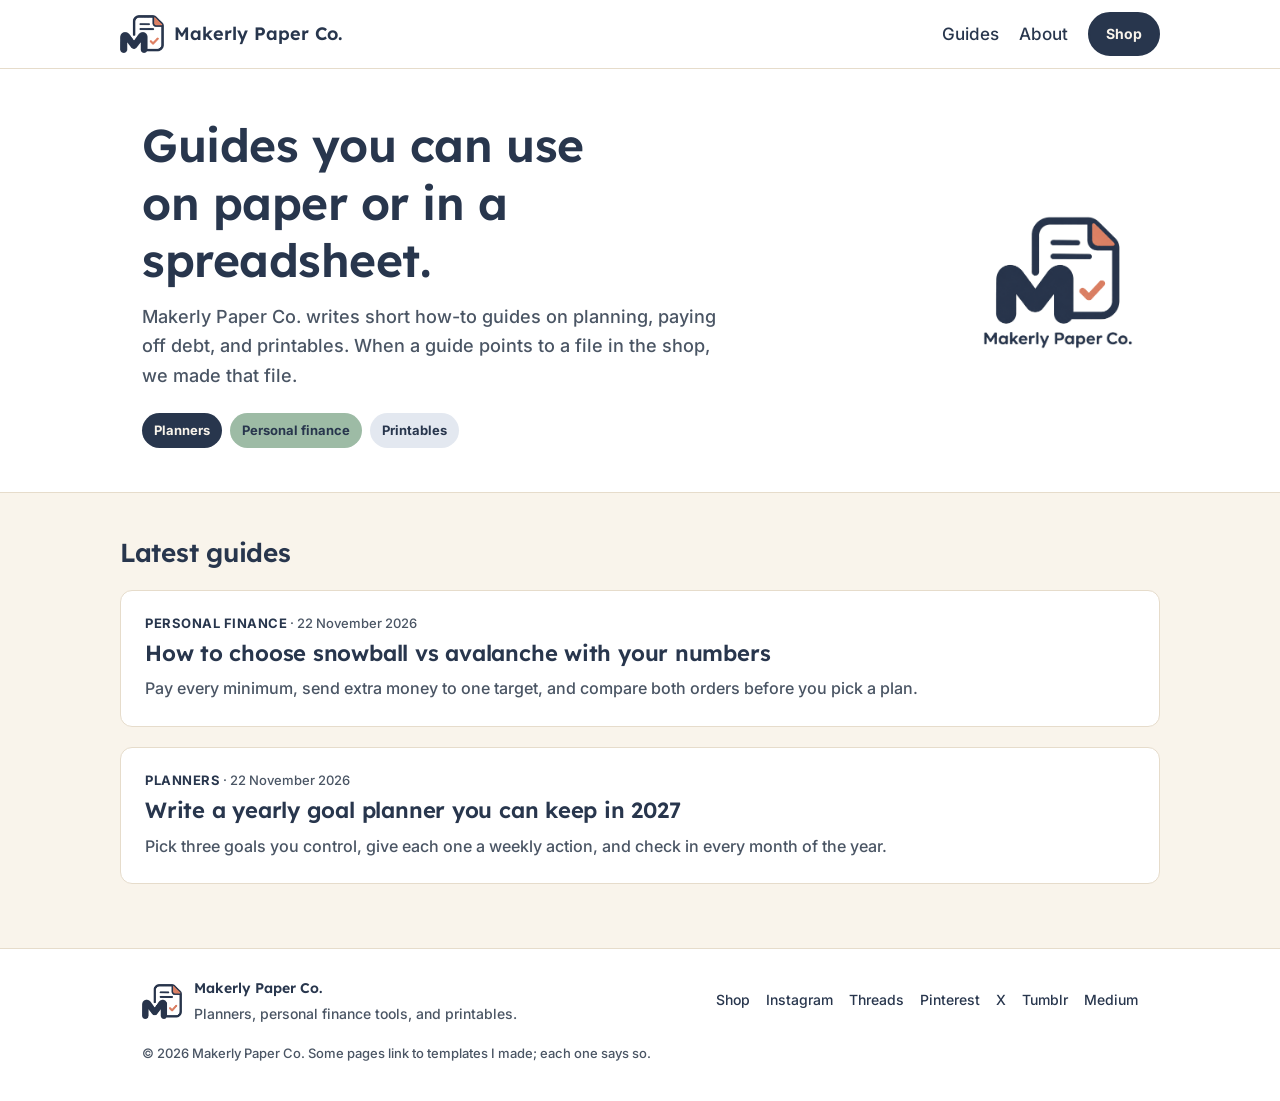
<file: index.html>
<!DOCTYPE html>
<html lang="en">
<head>
  <meta charset="utf-8">
  <meta name="viewport" content="width=device-width, initial-scale=1">
  <title>Makerly Paper Co. guides | planners, debt payoff, and printables</title>
  <meta name="description" content="How-to guides from Makerly Paper Co. on yearly planning, paying off debt, and printables. Each guide links to a shop template when one is a fit.">
  <link rel="canonical" href="https://makerlypaperco.github.io/blog-grok/">
  <meta name="author" content="Makerly Paper Co.">
  <meta name="theme-color" content="#F9F4EB">
  <meta property="og:type" content="website">
  <meta property="og:site_name" content="Makerly Paper Co.">
  <meta property="og:title" content="Makerly Paper Co. guides | planners, debt payoff, and printables">
  <meta property="og:description" content="How-to guides from Makerly Paper Co. on yearly planning, paying off debt, and printables. Each guide links to a shop template when one is a fit.">
  <meta property="og:url" content="https://makerlypaperco.github.io/blog-grok/">
  <meta property="og:image" content="https://makerlypaperco.github.io/blog-grok/assets/img/og-home-grok.png">
  <meta property="og:image:width" content="1200">
  <meta property="og:image:height" content="630">
  <meta name="twitter:card" content="summary_large_image">
  <meta name="twitter:title" content="Makerly Paper Co. guides | planners, debt payoff, and printables">
  <meta name="twitter:description" content="How-to guides from Makerly Paper Co. on yearly planning, paying off debt, and printables. Each guide links to a shop template when one is a fit.">
  <meta name="twitter:image" content="https://makerlypaperco.github.io/blog-grok/assets/img/og-home-grok.png">
  <meta property="og:locale" content="en_US">
  <meta property="og:image:alt" content="Makerly Paper Co. guides for planners, debt payoff, and printables">
  <meta name="twitter:site" content="@MakerlyPaperCo">
  <meta name="twitter:image:alt" content="Makerly Paper Co. guides for planners, debt payoff, and printables">
  <meta name="robots" content="index,follow">
  <script type="application/ld+json">
{
  "@context": "https://schema.org",
  "@graph": [
    {
      "@type": "WebSite",
      "name": "Makerly Paper Co.",
      "url": "https://makerlypaperco.github.io/blog-grok/",
      "description": "How-to guides from Makerly Paper Co. on yearly planning, paying off debt, and printables.",
      "inLanguage": "en-US",
      "publisher": {
        "@id": "https://makerlypaperco.github.io/blog-grok/#org"
      }
    },
    {
      "@type": "Organization",
      "@id": "https://makerlypaperco.github.io/blog-grok/#org",
      "name": "Makerly Paper Co.",
      "url": "https://makerlypaperco.gumroad.com",
      "logo": "https://makerlypaperco.github.io/blog-grok/assets/img/logo-mark-grok.png",
      "sameAs": [
        "https://makerlypaperco.gumroad.com",
        "https://www.instagram.com/makerlypaper.co/",
        "https://www.threads.com/@makerlypaper.co",
        "https://www.pinterest.com/makerlypaperco/",
        "https://x.com/MakerlyPaperCo",
        "https://www.tumblr.com/makerlypaperco",
        "https://medium.com/@MakerlyPaperCompany"
      ]
    }
  ]
}
  </script>
  <link rel="icon" type="image/png" href="assets/img/favicon-grok.png">
  <link rel="apple-touch-icon" href="assets/img/apple-touch-icon-grok.png">
  <link rel="stylesheet" href="assets/css/style-grok.css">
</head>
<body>
  <a class="skip" href="#main">Skip to content</a>
  <header class="site-header">
    <div class="wrap header-row">
      <a class="brand" href="index.html">
        <img src="assets/img/logo-header-grok.png" width="83" height="72" alt="">
        <span>Makerly Paper Co.</span>
      </a>
      <nav class="nav" aria-label="Site">
        <a href="index.html" aria-current="page">Guides</a>
        <a href="about-grok.html">About</a>
        <a class="btn btn-sm" href="https://makerlypaperco.gumroad.com/?utm_source=grokblog&utm_medium=blog&utm_campaign=home">Shop</a>
      </nav>
    </div>
  </header>

  <main id="main">
    <section class="hero">
      <div class="wrap hero-grid">
        <div>
          <h1>Guides you can use on paper or in a spreadsheet.</h1>
          <p>Makerly Paper Co. writes short how-to guides on planning, paying off debt, and printables. When a guide points to a file in the shop, we made that file.</p>
          <ul class="chips">
            <li class="chip chip-navy">Planners</li>
            <li class="chip chip-sage">Personal finance</li>
            <li class="chip chip-mist">Printables</li>
          </ul>
        </div>
        <img class="hero-mark" src="assets/img/logo-mark-grok.png" width="160" height="144" alt="Makerly Paper Co. logo">
      </div>
    </section>
    <section class="section wrap">
      <h2>Latest guides</h2>
      <div class="post-list">
        <a class="post-card" href="posts/snowball-vs-avalanche.html">
          <p class="meta"><span class="kicker">Personal finance</span> &middot; 22 November 2026</p>
          <h3>How to choose snowball vs avalanche with your numbers</h3>
          <p>Pay every minimum, send extra money to one target, and compare both orders before you pick a plan.</p>
        </a>
        <a class="post-card" href="posts/yearly-goal-planner.html">
          <p class="meta"><span class="kicker">Planners</span> &middot; 22 November 2026</p>
          <h3>Write a yearly goal planner you can keep in 2027</h3>
          <p>Pick three goals you control, give each one a weekly action, and check in every month of the year.</p>
        </a>
      </div>
    </section>
  </main>

  <footer class="site-footer">
    <div class="wrap footer-row">
      <div class="footer-brand">
        <img src="assets/img/logo-icon-grok.png" width="40" height="36" alt="">
        <div>
          <strong>Makerly Paper Co.</strong>
          <p>Planners, personal finance tools, and printables.</p>
        </div>
      </div>
      <nav class="footer-links" aria-label="Shop and profiles">
        <a href="https://makerlypaperco.gumroad.com/?utm_source=grokblog&utm_medium=blog&utm_campaign=home">Shop</a>
        <a href="https://www.instagram.com/makerlypaper.co/" rel="me noopener">Instagram</a>
        <a href="https://www.threads.com/@makerlypaper.co" rel="me noopener">Threads</a>
        <a href="https://www.pinterest.com/makerlypaperco/" rel="me noopener">Pinterest</a>
        <a href="https://x.com/MakerlyPaperCo" rel="me noopener">X</a>
        <a href="https://www.tumblr.com/makerlypaperco" rel="me noopener">Tumblr</a>
        <a href="https://medium.com/@MakerlyPaperCompany" rel="me noopener">Medium</a>
      </nav>
    </div>
    <div class="wrap fine">&copy; 2026 Makerly Paper Co. Some pages link to templates I made; each one says so.</div>
  </footer>
</body>
</html>
</file>
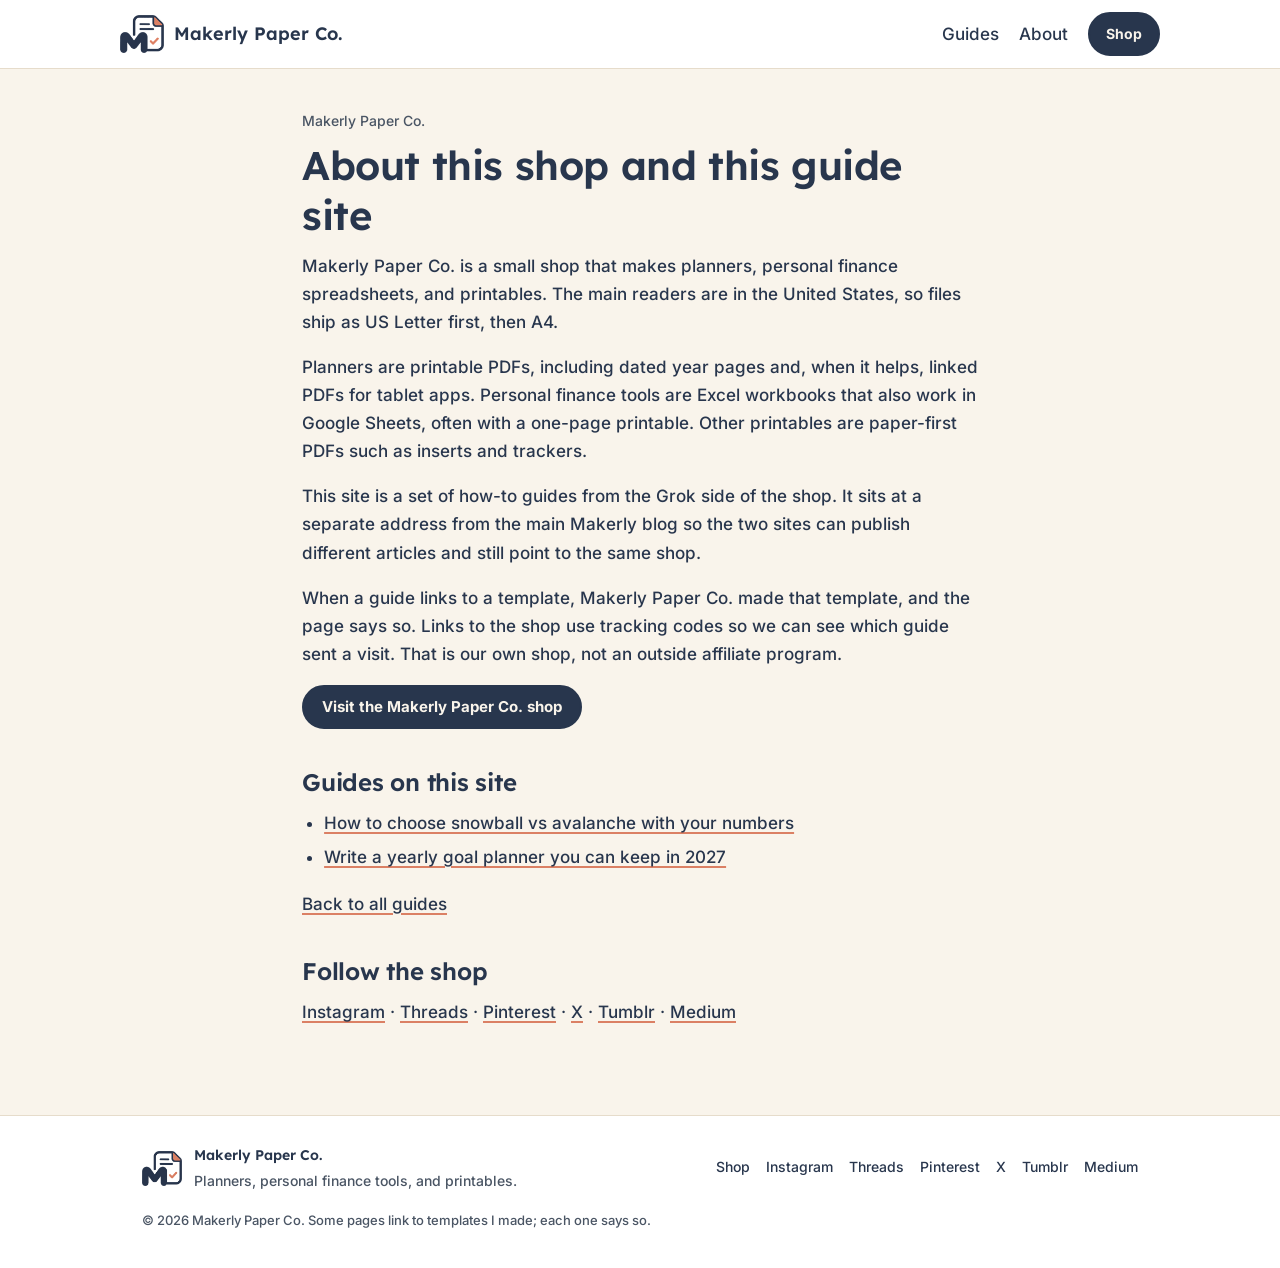
<file: about-grok.html>
<!DOCTYPE html>
<html lang="en">
<head>
  <meta charset="utf-8">
  <meta name="viewport" content="width=device-width, initial-scale=1">
  <title>About Makerly Paper Co.</title>
  <meta name="description" content="Makerly Paper Co. makes planners, personal finance spreadsheets, and printables. This guide site links to the shop when a template is a fit.">
  <link rel="canonical" href="https://makerlypaperco.github.io/blog-grok/about-grok.html">
  <meta name="author" content="Makerly Paper Co.">
  <meta name="theme-color" content="#F9F4EB">
  <meta property="og:type" content="website">
  <meta property="og:site_name" content="Makerly Paper Co.">
  <meta property="og:title" content="About Makerly Paper Co.">
  <meta property="og:description" content="Makerly Paper Co. makes planners, personal finance spreadsheets, and printables. This guide site links to the shop when a template is a fit.">
  <meta property="og:url" content="https://makerlypaperco.github.io/blog-grok/about-grok.html">
  <meta property="og:image" content="https://makerlypaperco.github.io/blog-grok/assets/img/og-about-grok.png">
  <meta property="og:image:width" content="1200">
  <meta property="og:image:height" content="630">
  <meta name="twitter:card" content="summary_large_image">
  <meta name="twitter:title" content="About Makerly Paper Co.">
  <meta name="twitter:description" content="Makerly Paper Co. makes planners, personal finance spreadsheets, and printables. This guide site links to the shop when a template is a fit.">
  <meta name="twitter:image" content="https://makerlypaperco.github.io/blog-grok/assets/img/og-about-grok.png">
  <meta property="og:locale" content="en_US">
  <meta property="og:image:alt" content="About Makerly Paper Co.: planners, personal finance, and printables">
  <meta name="twitter:site" content="@MakerlyPaperCo">
  <meta name="twitter:image:alt" content="About Makerly Paper Co.: planners, personal finance, and printables">
  <meta name="robots" content="index,follow">
  <script type="application/ld+json">
{
  "@context": "https://schema.org",
  "@type": "AboutPage",
  "name": "About Makerly Paper Co.",
  "url": "https://makerlypaperco.github.io/blog-grok/about-grok.html",
  "description": "Makerly Paper Co. makes planners, personal finance spreadsheets, and printables.",
  "inLanguage": "en-US",
  "isPartOf": {
    "@type": "WebSite",
    "name": "Makerly Paper Co.",
    "url": "https://makerlypaperco.github.io/blog-grok/"
  },
  "publisher": {
    "@type": "Organization",
    "name": "Makerly Paper Co.",
    "url": "https://makerlypaperco.gumroad.com",
    "logo": "https://makerlypaperco.github.io/blog-grok/assets/img/logo-mark-grok.png",
    "sameAs": [
      "https://makerlypaperco.gumroad.com",
      "https://www.instagram.com/makerlypaper.co/",
      "https://www.threads.com/@makerlypaper.co",
      "https://www.pinterest.com/makerlypaperco/",
      "https://x.com/MakerlyPaperCo",
      "https://www.tumblr.com/makerlypaperco",
      "https://medium.com/@MakerlyPaperCompany"
    ]
  }
}
  </script>
  <link rel="icon" type="image/png" href="assets/img/favicon-grok.png">
  <link rel="apple-touch-icon" href="assets/img/apple-touch-icon-grok.png">
  <link rel="stylesheet" href="assets/css/style-grok.css">
</head>
<body>
  <a class="skip" href="#main">Skip to content</a>
  <header class="site-header">
    <div class="wrap header-row">
      <a class="brand" href="index.html">
        <img src="assets/img/logo-header-grok.png" width="83" height="72" alt="">
        <span>Makerly Paper Co.</span>
      </a>
      <nav class="nav" aria-label="Site">
        <a href="index.html">Guides</a>
        <a href="about-grok.html" aria-current="page">About</a>
        <a class="btn btn-sm" href="https://makerlypaperco.gumroad.com/?utm_source=grokblog&utm_medium=blog&utm_campaign=about-grok">Shop</a>
      </nav>
    </div>
  </header>

  <main id="main" class="page">
    <article class="wrap narrow">
      <p class="byline">Makerly Paper Co.</p>
      <h1>About this shop and this guide site</h1>
      <div class="prose">
        <p>Makerly Paper Co. is a small shop that makes planners, personal finance spreadsheets, and printables. The main readers are in the United States, so files ship as US Letter first, then A4.</p>
        <p>Planners are printable PDFs, including dated year pages and, when it helps, linked PDFs for tablet apps. Personal finance tools are Excel workbooks that also work in Google Sheets, often with a one-page printable. Other printables are paper-first PDFs such as inserts and trackers.</p>
        <p>This site is a set of how-to guides from the Grok side of the shop. It sits at a separate address from the main Makerly blog so the two sites can publish different articles and still point to the same shop.</p>
        <p>When a guide links to a template, Makerly Paper Co. made that template, and the page says so. Links to the shop use tracking codes so we can see which guide sent a visit. That is our own shop, not an outside affiliate program.</p>
        <p><a class="btn" href="https://makerlypaperco.gumroad.com/?utm_source=grokblog&utm_medium=blog&utm_campaign=about-grok">Visit the Makerly Paper Co. shop</a></p>
        <h2>Guides on this site</h2>
        <ul>
          <li><a href="posts/snowball-vs-avalanche.html">How to choose snowball vs avalanche with your numbers</a></li>
          <li><a href="posts/yearly-goal-planner.html">Write a yearly goal planner you can keep in 2027</a></li>
        </ul>
        <p><a href="index.html">Back to all guides</a></p>
        <h2>Follow the shop</h2>

        <p>
          <a href="https://www.instagram.com/makerlypaper.co/" rel="me noopener">Instagram</a> &middot;
          <a href="https://www.threads.com/@makerlypaper.co" rel="me noopener">Threads</a> &middot;
          <a href="https://www.pinterest.com/makerlypaperco/" rel="me noopener">Pinterest</a> &middot;
          <a href="https://x.com/MakerlyPaperCo" rel="me noopener">X</a> &middot;
          <a href="https://www.tumblr.com/makerlypaperco" rel="me noopener">Tumblr</a> &middot;
          <a href="https://medium.com/@MakerlyPaperCompany" rel="me noopener">Medium</a>
        </p>
      </div>
    </article>
  </main>

  <footer class="site-footer">
    <div class="wrap footer-row">
      <div class="footer-brand">
        <img src="assets/img/logo-icon-grok.png" width="40" height="36" alt="">
        <div>
          <strong>Makerly Paper Co.</strong>
          <p>Planners, personal finance tools, and printables.</p>
        </div>
      </div>
      <nav class="footer-links" aria-label="Shop and profiles">
        <a href="https://makerlypaperco.gumroad.com/?utm_source=grokblog&utm_medium=blog&utm_campaign=about-grok">Shop</a>
        <a href="https://www.instagram.com/makerlypaper.co/" rel="me noopener">Instagram</a>
        <a href="https://www.threads.com/@makerlypaper.co" rel="me noopener">Threads</a>
        <a href="https://www.pinterest.com/makerlypaperco/" rel="me noopener">Pinterest</a>
        <a href="https://x.com/MakerlyPaperCo" rel="me noopener">X</a>
        <a href="https://www.tumblr.com/makerlypaperco" rel="me noopener">Tumblr</a>
        <a href="https://medium.com/@MakerlyPaperCompany" rel="me noopener">Medium</a>
      </nav>
    </div>
    <div class="wrap fine">&copy; 2026 Makerly Paper Co. Some pages link to templates I made; each one says so.</div>
  </footer>
</body>
</html>
</file>
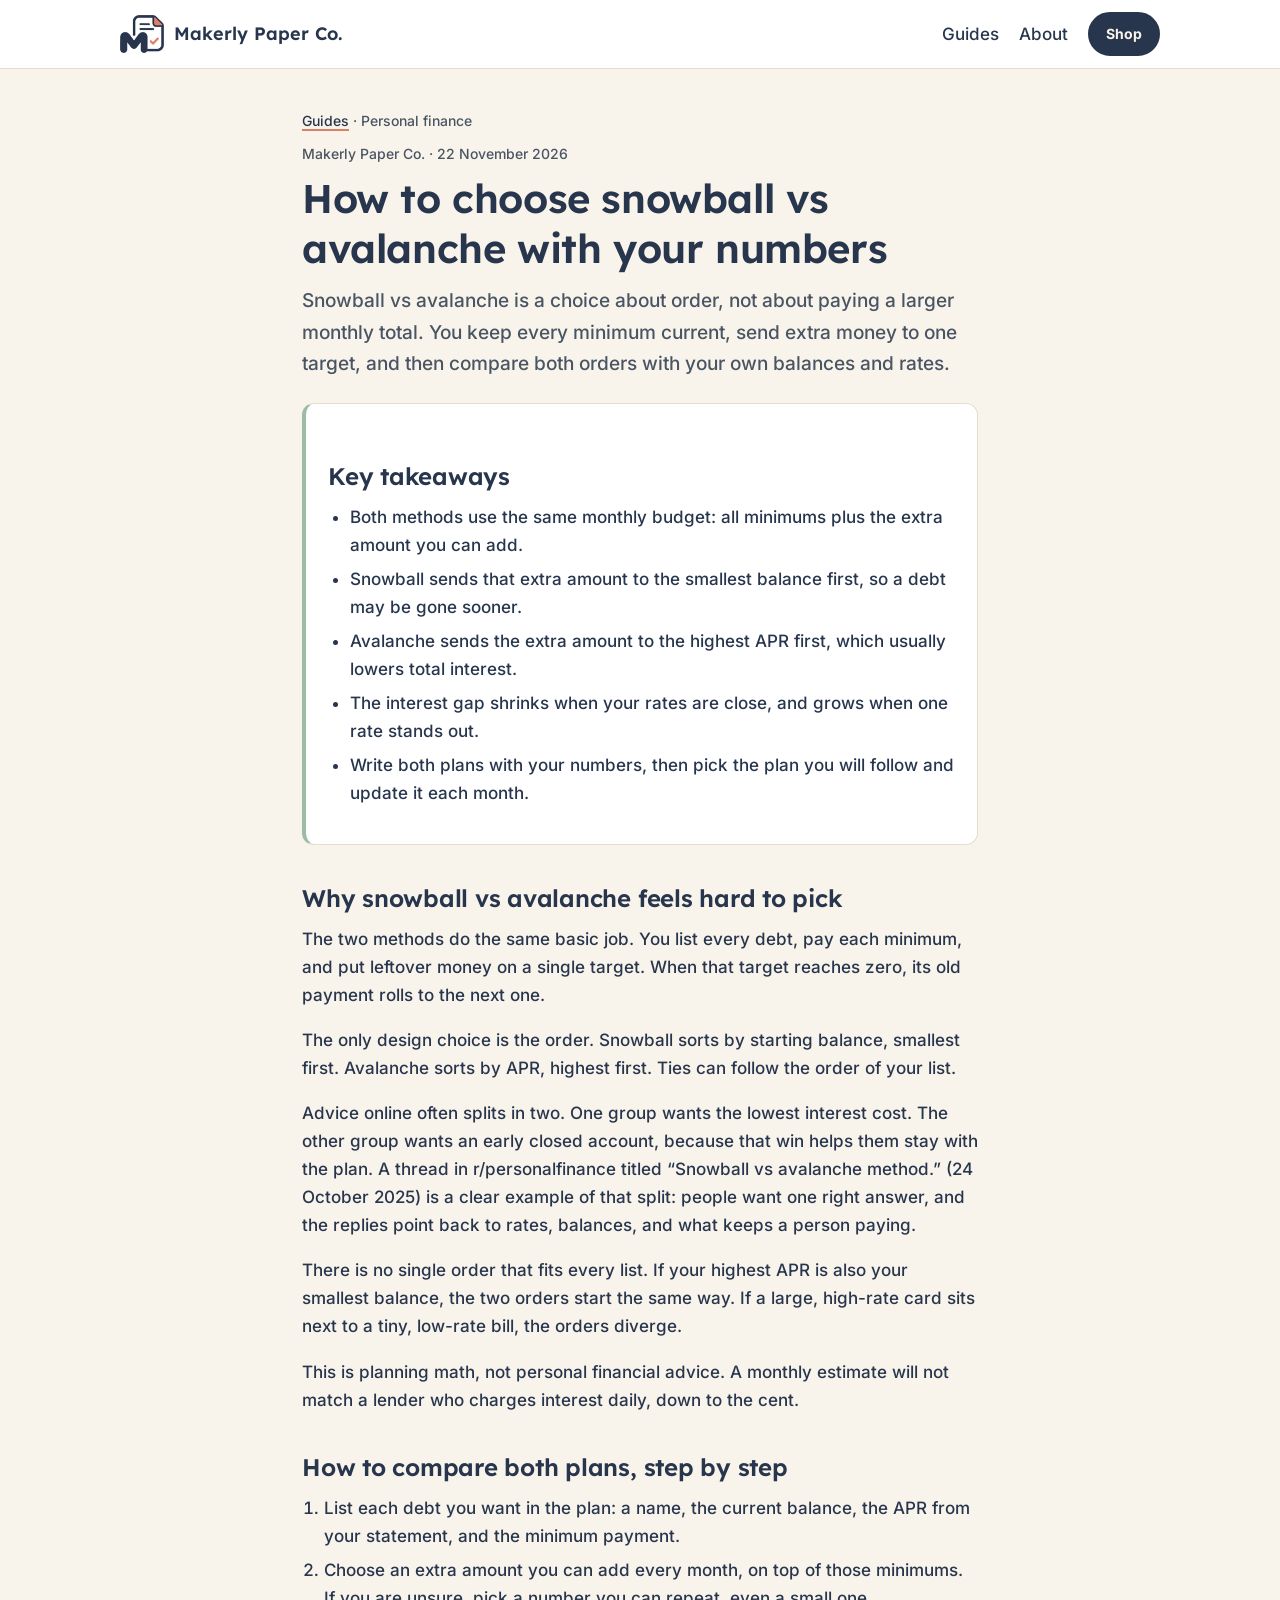
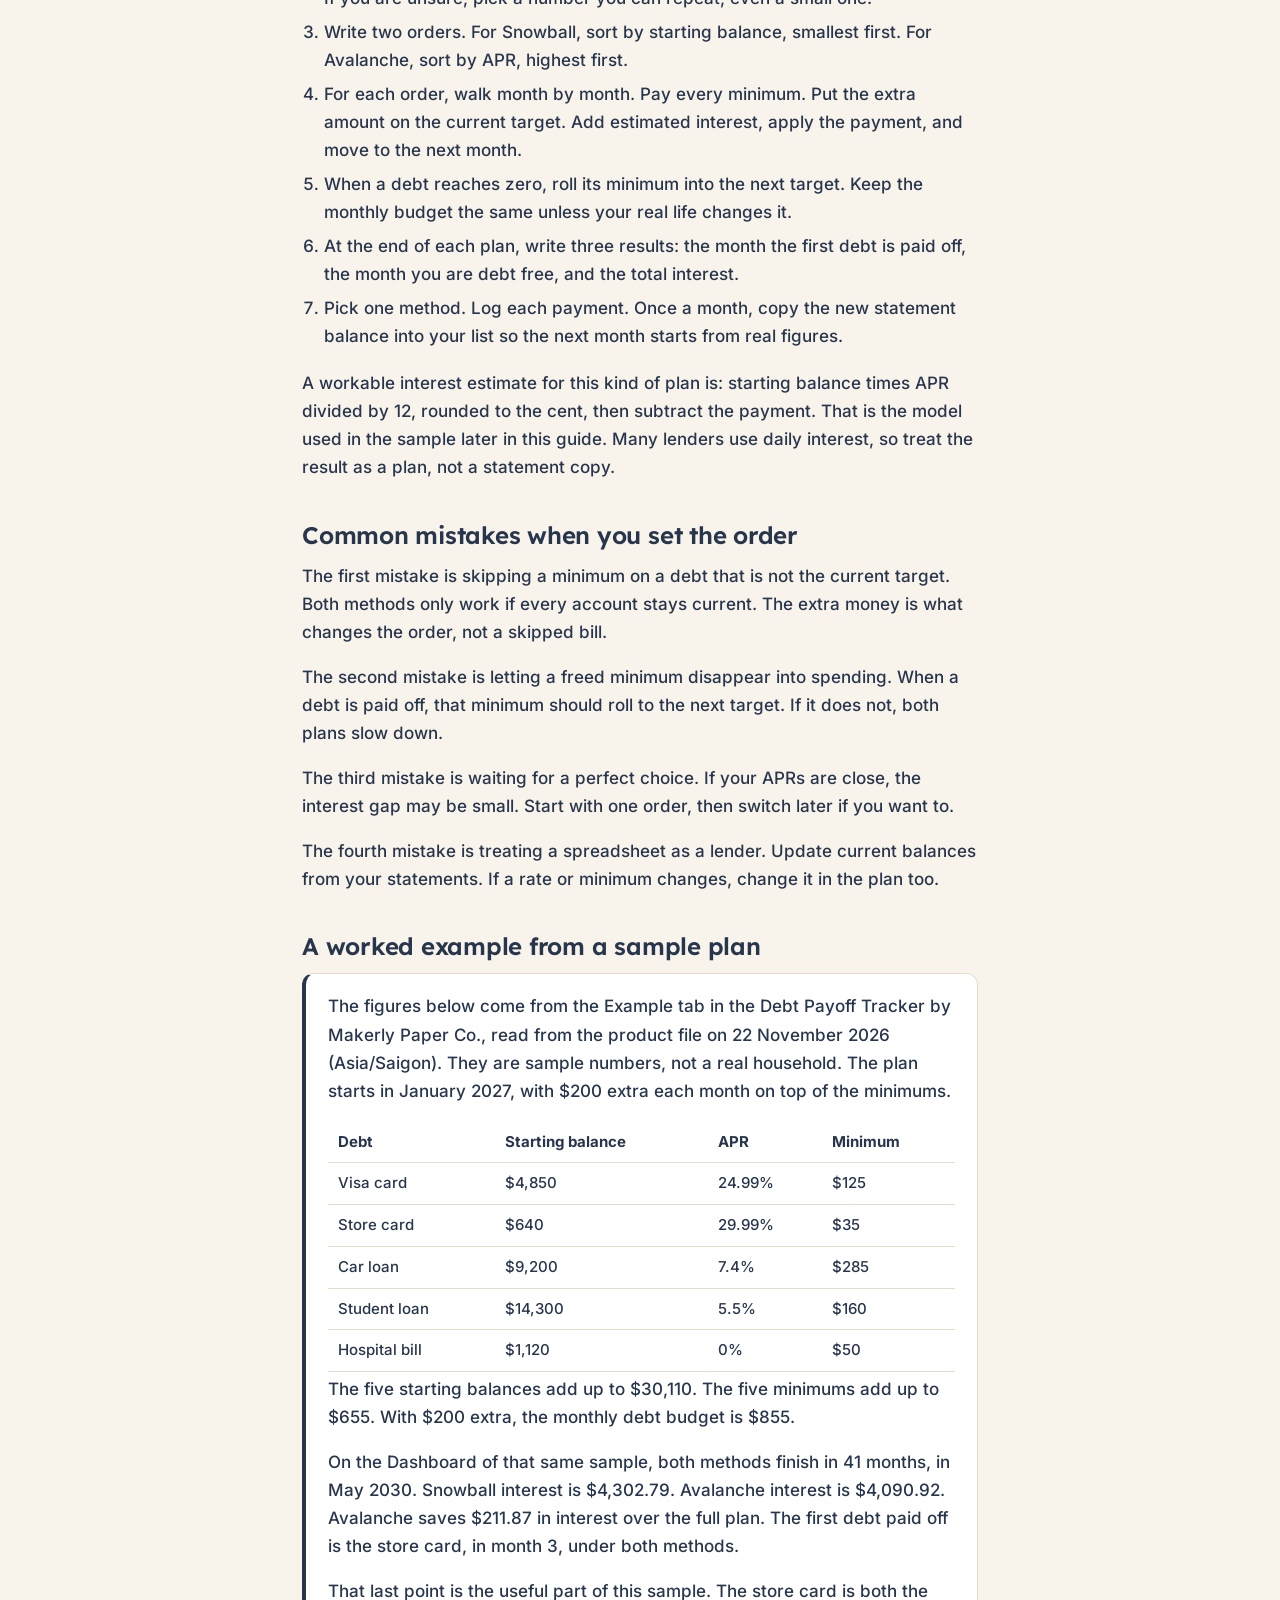
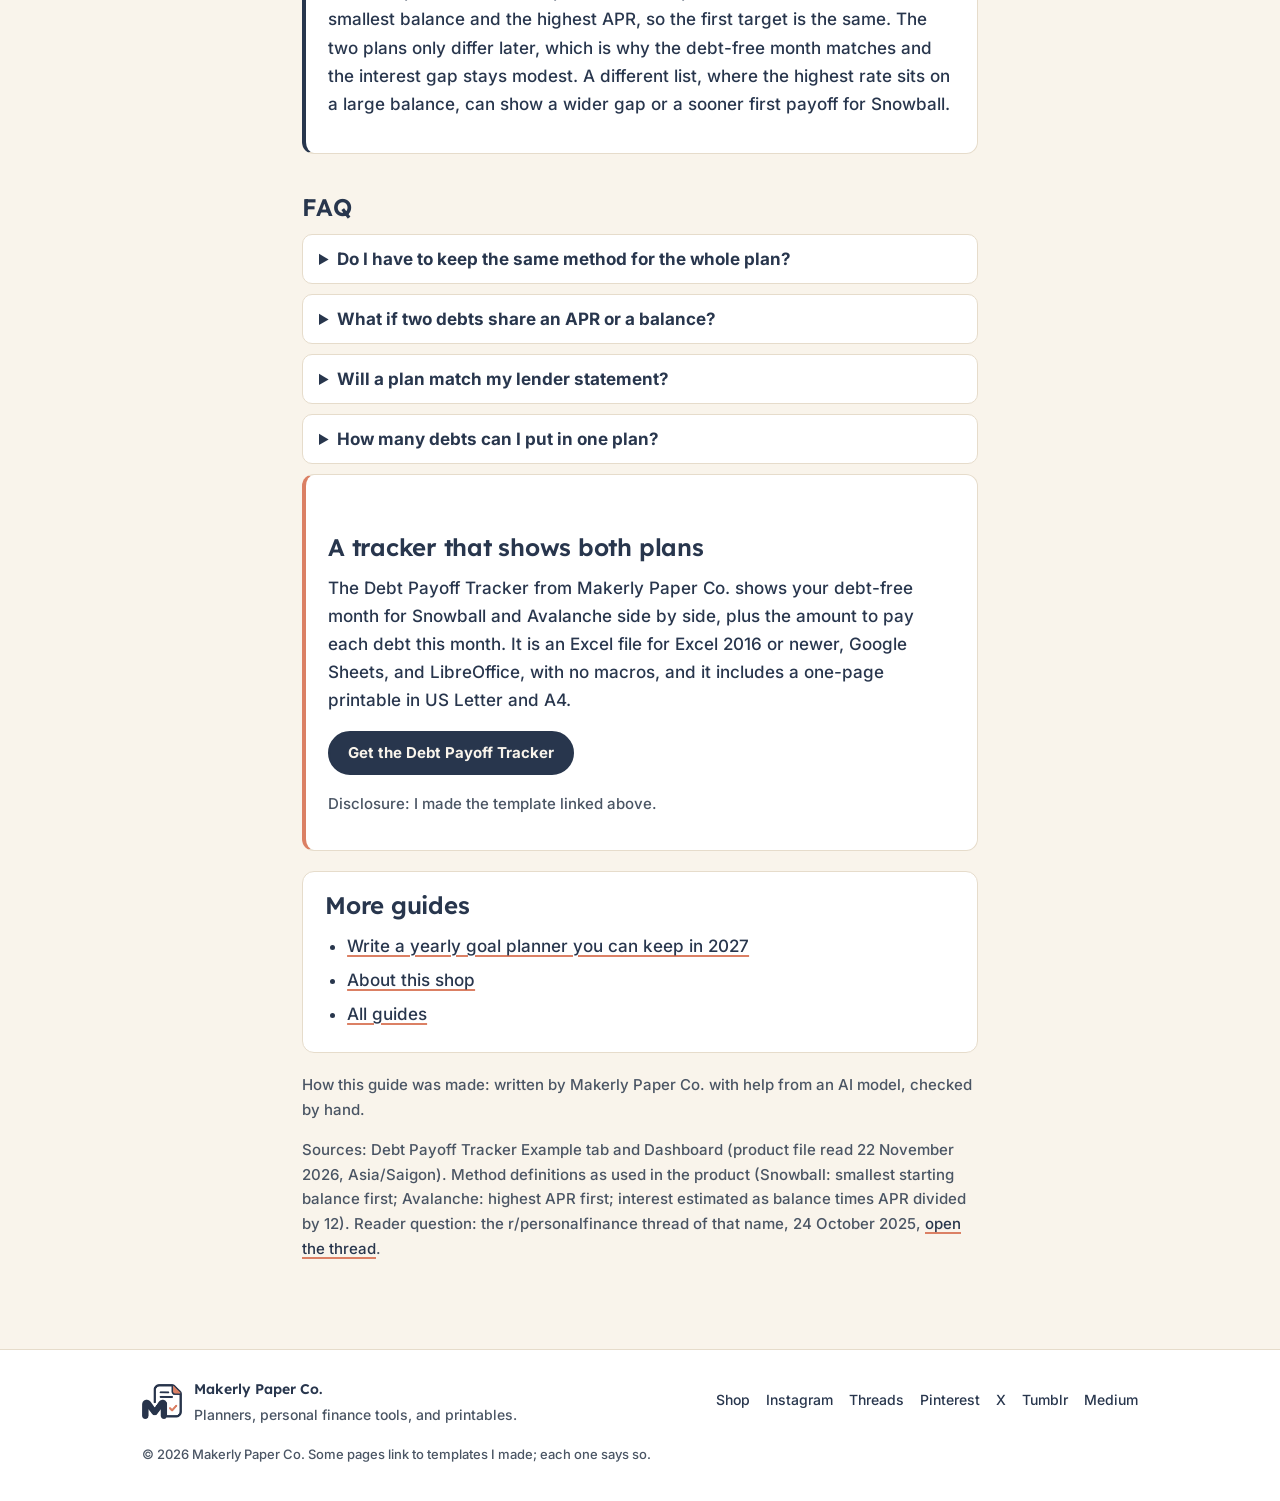
<file: posts/snowball-vs-avalanche.html>
<!DOCTYPE html>
<html lang="en">
<head>
  <meta charset="utf-8">
  <meta name="viewport" content="width=device-width, initial-scale=1">
  <title>How to choose snowball vs avalanche with your numbers</title>
  <meta name="description" content="Compare snowball vs avalanche with your balances, APRs, and extra payment. See which order pays a first debt sooner and which cuts interest.">
  <link rel="canonical" href="https://makerlypaperco.github.io/blog-grok/posts/snowball-vs-avalanche.html">
  <meta name="author" content="Makerly Paper Co.">
  <meta name="theme-color" content="#F9F4EB">
  <meta property="og:type" content="article">
  <meta property="og:site_name" content="Makerly Paper Co.">
  <meta property="og:title" content="How to choose snowball vs avalanche with your numbers">
  <meta property="og:description" content="Compare snowball vs avalanche with your balances, APRs, and extra payment. See which order pays a first debt sooner and which cuts interest.">
  <meta property="og:url" content="https://makerlypaperco.github.io/blog-grok/posts/snowball-vs-avalanche.html">
  <meta property="og:image" content="https://makerlypaperco.github.io/blog-grok/assets/img/og-snowball-vs-avalanche-grok.png">
  <meta property="og:image:width" content="1200">
  <meta property="og:image:height" content="630">
  <meta property="article:published_time" content="2026-11-22">
  <meta property="article:author" content="Makerly Paper Co.">
  <meta name="twitter:card" content="summary_large_image">
  <meta name="twitter:title" content="How to choose snowball vs avalanche with your numbers">
  <meta name="twitter:description" content="Compare snowball vs avalanche with your balances, APRs, and extra payment. See which order pays a first debt sooner and which cuts interest.">
  <meta name="twitter:image" content="https://makerlypaperco.github.io/blog-grok/assets/img/og-snowball-vs-avalanche-grok.png">
  <meta property="og:locale" content="en_US">
  <meta property="og:image:alt" content="How to choose snowball vs avalanche with your numbers">
  <meta name="twitter:site" content="@MakerlyPaperCo">
  <meta name="twitter:image:alt" content="How to choose snowball vs avalanche with your numbers">
  <meta name="robots" content="index,follow">
  <meta property="article:section" content="Personal finance">
  <script type="application/ld+json">
{
  "@context": "https://schema.org",
  "@type": "BlogPosting",
  "headline": "How to choose snowball vs avalanche with your numbers",
  "description": "Compare snowball vs avalanche with your balances, APRs, and extra payment. See which order pays a first debt sooner and which cuts interest.",
  "datePublished": "2026-11-22",
  "dateModified": "2026-11-22",
  "inLanguage": "en-US",
  "url": "https://makerlypaperco.github.io/blog-grok/posts/snowball-vs-avalanche.html",
  "mainEntityOfPage": "https://makerlypaperco.github.io/blog-grok/posts/snowball-vs-avalanche.html",
  "image": "https://makerlypaperco.github.io/blog-grok/assets/img/og-snowball-vs-avalanche-grok.png",
  "keywords": "snowball vs avalanche",
  "articleSection": "Personal finance",
  "author": {
    "@type": "Organization",
    "name": "Makerly Paper Co."
  },
  "publisher": {
    "@type": "Organization",
    "name": "Makerly Paper Co.",
    "logo": {
      "@type": "ImageObject",
      "url": "https://makerlypaperco.github.io/blog-grok/assets/img/logo-mark-grok.png"
    }
  }
}
  </script>
  <link rel="icon" type="image/png" href="../assets/img/favicon-grok.png">
  <link rel="apple-touch-icon" href="../assets/img/apple-touch-icon-grok.png">
  <link rel="stylesheet" href="../assets/css/style-grok.css">
</head>
<body>
  <a class="skip" href="#main">Skip to content</a>
  <header class="site-header">
    <div class="wrap header-row">
      <a class="brand" href="../index.html">
        <img src="../assets/img/logo-header-grok.png" width="83" height="72" alt="">
        <span>Makerly Paper Co.</span>
      </a>
      <nav class="nav" aria-label="Site">
        <a href="../index.html">Guides</a>
        <a href="../about-grok.html">About</a>
        <a class="btn btn-sm" href="https://makerlypaperco.gumroad.com/?utm_source=grokblog&utm_medium=blog&utm_campaign=snowball-vs-avalanche">Shop</a>
      </nav>
    </div>
  </header>

  <main id="main" class="post">
    <article class="wrap narrow">
      <p class="crumb"><a href="../index.html">Guides</a> &middot; Personal finance</p>
      <p class="byline">Makerly Paper Co. &middot; 22 November 2026</p>
      <h1>How to choose snowball vs avalanche with your numbers</h1>
      <p class="lede">Snowball vs avalanche is a choice about order, not about paying a larger monthly total. You keep every minimum current, send extra money to one target, and then compare both orders with your own balances and rates.</p>

      <div class="prose">
        <div class="takeaways">
          <h2>Key takeaways</h2>
          <ul>
            <li>Both methods use the same monthly budget: all minimums plus the extra amount you can add.</li>
            <li>Snowball sends that extra amount to the smallest balance first, so a debt may be gone sooner.</li>
            <li>Avalanche sends the extra amount to the highest APR first, which usually lowers total interest.</li>
            <li>The interest gap shrinks when your rates are close, and grows when one rate stands out.</li>
            <li>Write both plans with your numbers, then pick the plan you will follow and update it each month.</li>
          </ul>
        </div>

        <h2>Why snowball vs avalanche feels hard to pick</h2>
        <p>The two methods do the same basic job. You list every debt, pay each minimum, and put leftover money on a single target. When that target reaches zero, its old payment rolls to the next one.</p>
        <p>The only design choice is the order. Snowball sorts by starting balance, smallest first. Avalanche sorts by APR, highest first. Ties can follow the order of your list.</p>
        <p>Advice online often splits in two. One group wants the lowest interest cost. The other group wants an early closed account, because that win helps them stay with the plan. A thread in r/personalfinance titled &ldquo;Snowball vs avalanche method.&rdquo; (24 October 2025) is a clear example of that split: people want one right answer, and the replies point back to rates, balances, and what keeps a person paying.</p>
        <p>There is no single order that fits every list. If your highest APR is also your smallest balance, the two orders start the same way. If a large, high-rate card sits next to a tiny, low-rate bill, the orders diverge.</p>
        <p>This is planning math, not personal financial advice. A monthly estimate will not match a lender who charges interest daily, down to the cent.</p>

        <h2>How to compare both plans, step by step</h2>
        <ol>
          <li>List each debt you want in the plan: a name, the current balance, the APR from your statement, and the minimum payment.</li>
          <li>Choose an extra amount you can add every month, on top of those minimums. If you are unsure, pick a number you can repeat, even a small one.</li>
          <li>Write two orders. For Snowball, sort by starting balance, smallest first. For Avalanche, sort by APR, highest first.</li>
          <li>For each order, walk month by month. Pay every minimum. Put the extra amount on the current target. Add estimated interest, apply the payment, and move to the next month.</li>
          <li>When a debt reaches zero, roll its minimum into the next target. Keep the monthly budget the same unless your real life changes it.</li>
          <li>At the end of each plan, write three results: the month the first debt is paid off, the month you are debt free, and the total interest.</li>
          <li>Pick one method. Log each payment. Once a month, copy the new statement balance into your list so the next month starts from real figures.</li>
        </ol>
        <p>A workable interest estimate for this kind of plan is: starting balance times APR divided by 12, rounded to the cent, then subtract the payment. That is the model used in the sample later in this guide. Many lenders use daily interest, so treat the result as a plan, not a statement copy.</p>

        <h2>Common mistakes when you set the order</h2>
        <p>The first mistake is skipping a minimum on a debt that is not the current target. Both methods only work if every account stays current. The extra money is what changes the order, not a skipped bill.</p>
        <p>The second mistake is letting a freed minimum disappear into spending. When a debt is paid off, that minimum should roll to the next target. If it does not, both plans slow down.</p>
        <p>The third mistake is waiting for a perfect choice. If your APRs are close, the interest gap may be small. Start with one order, then switch later if you want to.</p>
        <p>The fourth mistake is treating a spreadsheet as a lender. Update current balances from your statements. If a rate or minimum changes, change it in the plan too.</p>

        <h2>A worked example from a sample plan</h2>
        <div class="example">
          <p>The figures below come from the Example tab in the Debt Payoff Tracker by Makerly Paper Co., read from the product file on 22 November 2026 (Asia/Saigon). They are sample numbers, not a real household. The plan starts in January 2027, with $200 extra each month on top of the minimums.</p>
          <table>
            <thead>
              <tr><th>Debt</th><th>Starting balance</th><th>APR</th><th>Minimum</th></tr>
            </thead>
            <tbody>
              <tr><td>Visa card</td><td>$4,850</td><td>24.99%</td><td>$125</td></tr>
              <tr><td>Store card</td><td>$640</td><td>29.99%</td><td>$35</td></tr>
              <tr><td>Car loan</td><td>$9,200</td><td>7.4%</td><td>$285</td></tr>
              <tr><td>Student loan</td><td>$14,300</td><td>5.5%</td><td>$160</td></tr>
              <tr><td>Hospital bill</td><td>$1,120</td><td>0%</td><td>$50</td></tr>
            </tbody>
          </table>
          <p>The five starting balances add up to $30,110. The five minimums add up to $655. With $200 extra, the monthly debt budget is $855.</p>
          <p>On the Dashboard of that same sample, both methods finish in 41 months, in May 2030. Snowball interest is $4,302.79. Avalanche interest is $4,090.92. Avalanche saves $211.87 in interest over the full plan. The first debt paid off is the store card, in month 3, under both methods.</p>
          <p>That last point is the useful part of this sample. The store card is both the smallest balance and the highest APR, so the first target is the same. The two plans only differ later, which is why the debt-free month matches and the interest gap stays modest. A different list, where the highest rate sits on a large balance, can show a wider gap or a sooner first payoff for Snowball.</p>
        </div>

        <h2>FAQ</h2>
        <div class="faq">
          <details>
            <summary>Do I have to keep the same method for the whole plan?</summary>
            <p>No. You can switch after a debt is paid off, or sooner. Keep paying every minimum, and keep sending extra money to one target at a time.</p>
          </details>
          <details>
            <summary>What if two debts share an APR or a balance?</summary>
            <p>Pick a tie rule and use it on both lists. One simple rule is to follow the row order of your list. If two APRs match, you can also aim at the smaller balance first.</p>
          </details>
          <details>
            <summary>Will a plan match my lender statement?</summary>
            <p>It should be close, but not to the cent. A monthly estimate (balance times APR divided by 12) will differ from daily interest. Copy each new statement balance into your list once a month.</p>
          </details>
          <details>
            <summary>How many debts can I put in one plan?</summary>
            <p>The method works for a short list you can keep updated. The shop tracker linked below is built for up to 10 debts and a plan of up to 240 months.</p>
          </details>
        </div>

        <div class="template">
          <h2>A tracker that shows both plans</h2>
          <p>The Debt Payoff Tracker from Makerly Paper Co. shows your debt-free month for Snowball and Avalanche side by side, plus the amount to pay each debt this month. It is an Excel file for Excel 2016 or newer, Google Sheets, and LibreOffice, with no macros, and it includes a one-page printable in US Letter and A4.</p>
          <p><a class="btn" href="https://makerlypaperco.gumroad.com/l/debt-payoff-tracker?utm_source=grokblog&utm_medium=blog&utm_campaign=snowball-vs-avalanche">Get the Debt Payoff Tracker</a></p>
          <p class="disclosure">Disclosure: I made the template linked above.</p>
        </div>


        <div class="more-guides">
          <h2>More guides</h2>
          <ul>
            <li><a href="yearly-goal-planner.html">Write a yearly goal planner you can keep in 2027</a></li>
            <li><a href="../about-grok.html">About this shop</a></li>
            <li><a href="../index.html">All guides</a></li>
          </ul>
        </div>
        <p class="ai-note">How this guide was made: written by Makerly Paper Co. with help from an AI model, checked by hand.</p>
        <p class="sources">Sources: Debt Payoff Tracker Example tab and Dashboard (product file read 22 November 2026, Asia/Saigon). Method definitions as used in the product (Snowball: smallest starting balance first; Avalanche: highest APR first; interest estimated as balance times APR divided by 12). Reader question: the r/personalfinance thread of that name, 24 October 2025, <a href="https://www.reddit.com/r/personalfinance/comments/1oeqbal/snowball_vs_avalanche_method/">open the thread</a>.</p>
      </div>
    </article>
  </main>

  <footer class="site-footer">
    <div class="wrap footer-row">
      <div class="footer-brand">
        <img src="../assets/img/logo-icon-grok.png" width="40" height="36" alt="">
        <div>
          <strong>Makerly Paper Co.</strong>
          <p>Planners, personal finance tools, and printables.</p>
        </div>
      </div>
      <nav class="footer-links" aria-label="Shop and profiles">
        <a href="https://makerlypaperco.gumroad.com/?utm_source=grokblog&utm_medium=blog&utm_campaign=snowball-vs-avalanche">Shop</a>
        <a href="https://www.instagram.com/makerlypaper.co/" rel="me noopener">Instagram</a>
        <a href="https://www.threads.com/@makerlypaper.co" rel="me noopener">Threads</a>
        <a href="https://www.pinterest.com/makerlypaperco/" rel="me noopener">Pinterest</a>
        <a href="https://x.com/MakerlyPaperCo" rel="me noopener">X</a>
        <a href="https://www.tumblr.com/makerlypaperco" rel="me noopener">Tumblr</a>
        <a href="https://medium.com/@MakerlyPaperCompany" rel="me noopener">Medium</a>
      </nav>
    </div>
    <div class="wrap fine">&copy; 2026 Makerly Paper Co. Some pages link to templates I made; each one says so.</div>
  </footer>
</body>
</html>
</file>
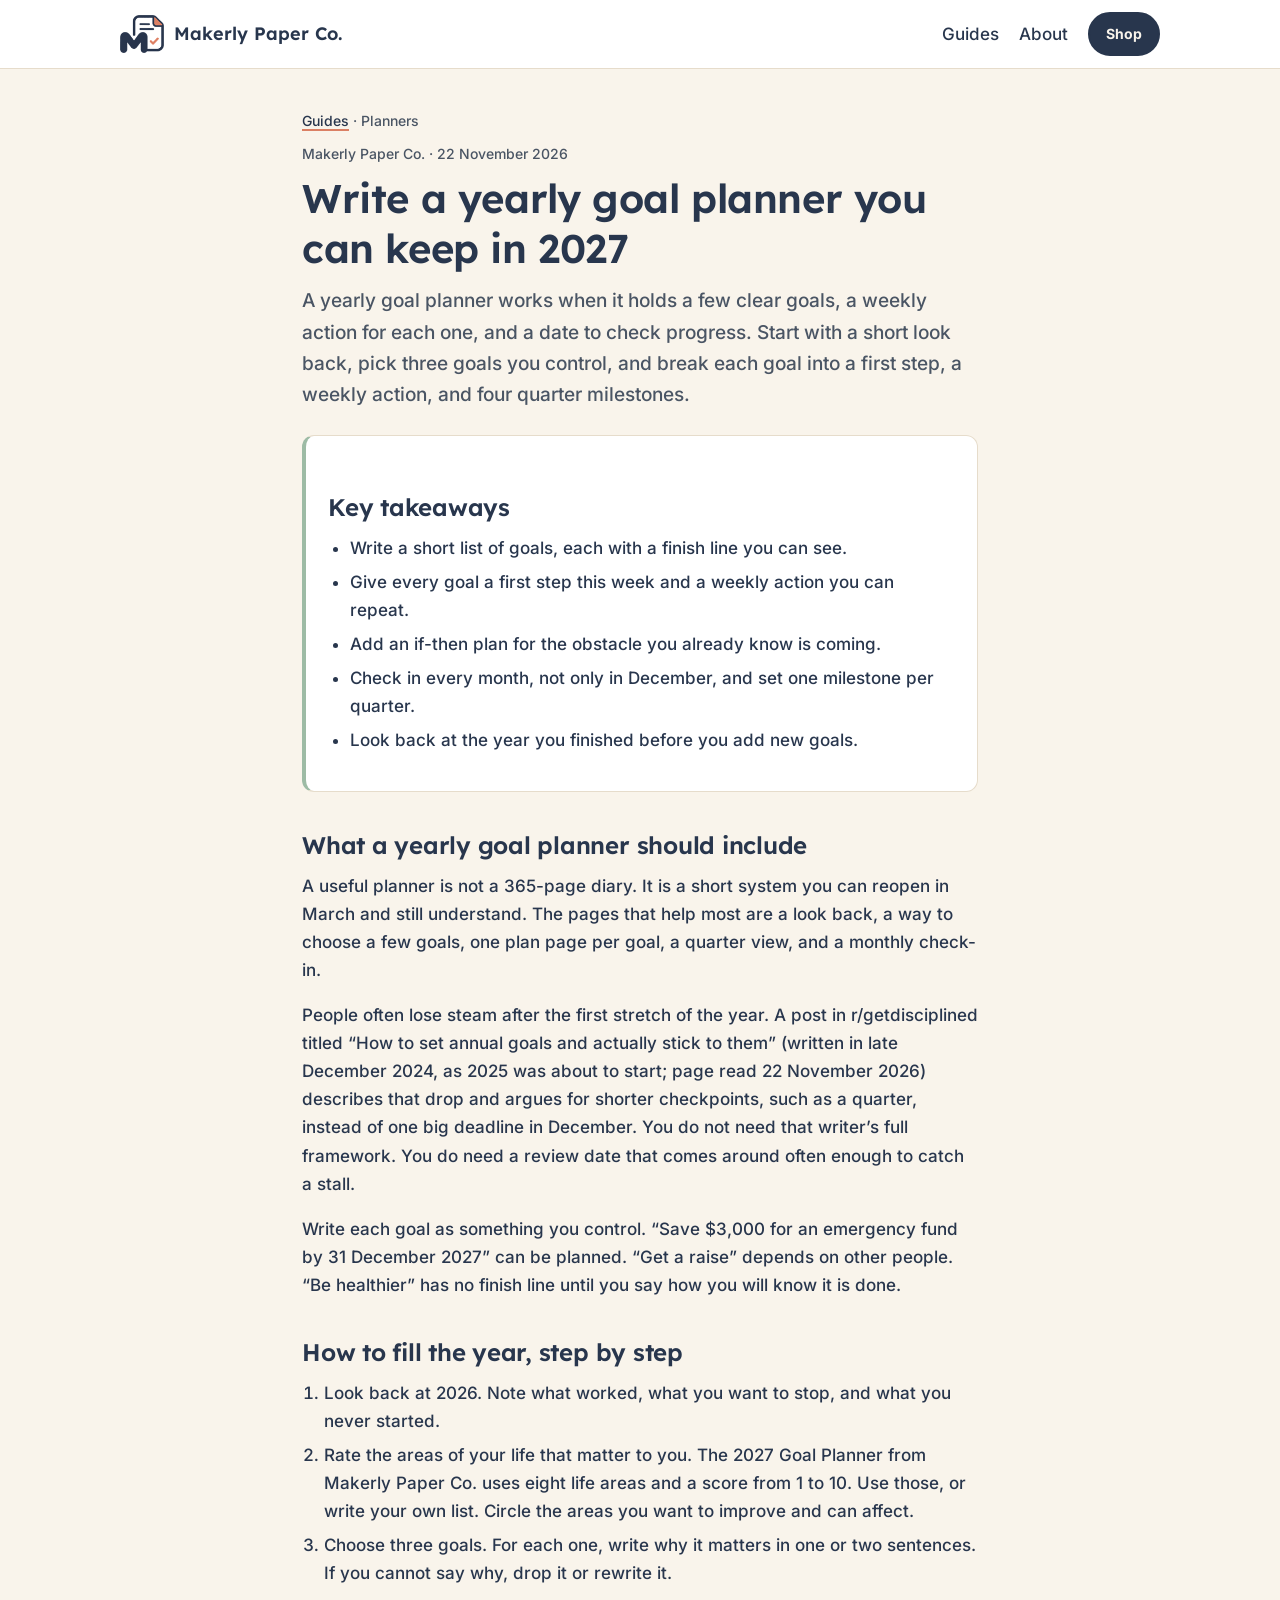
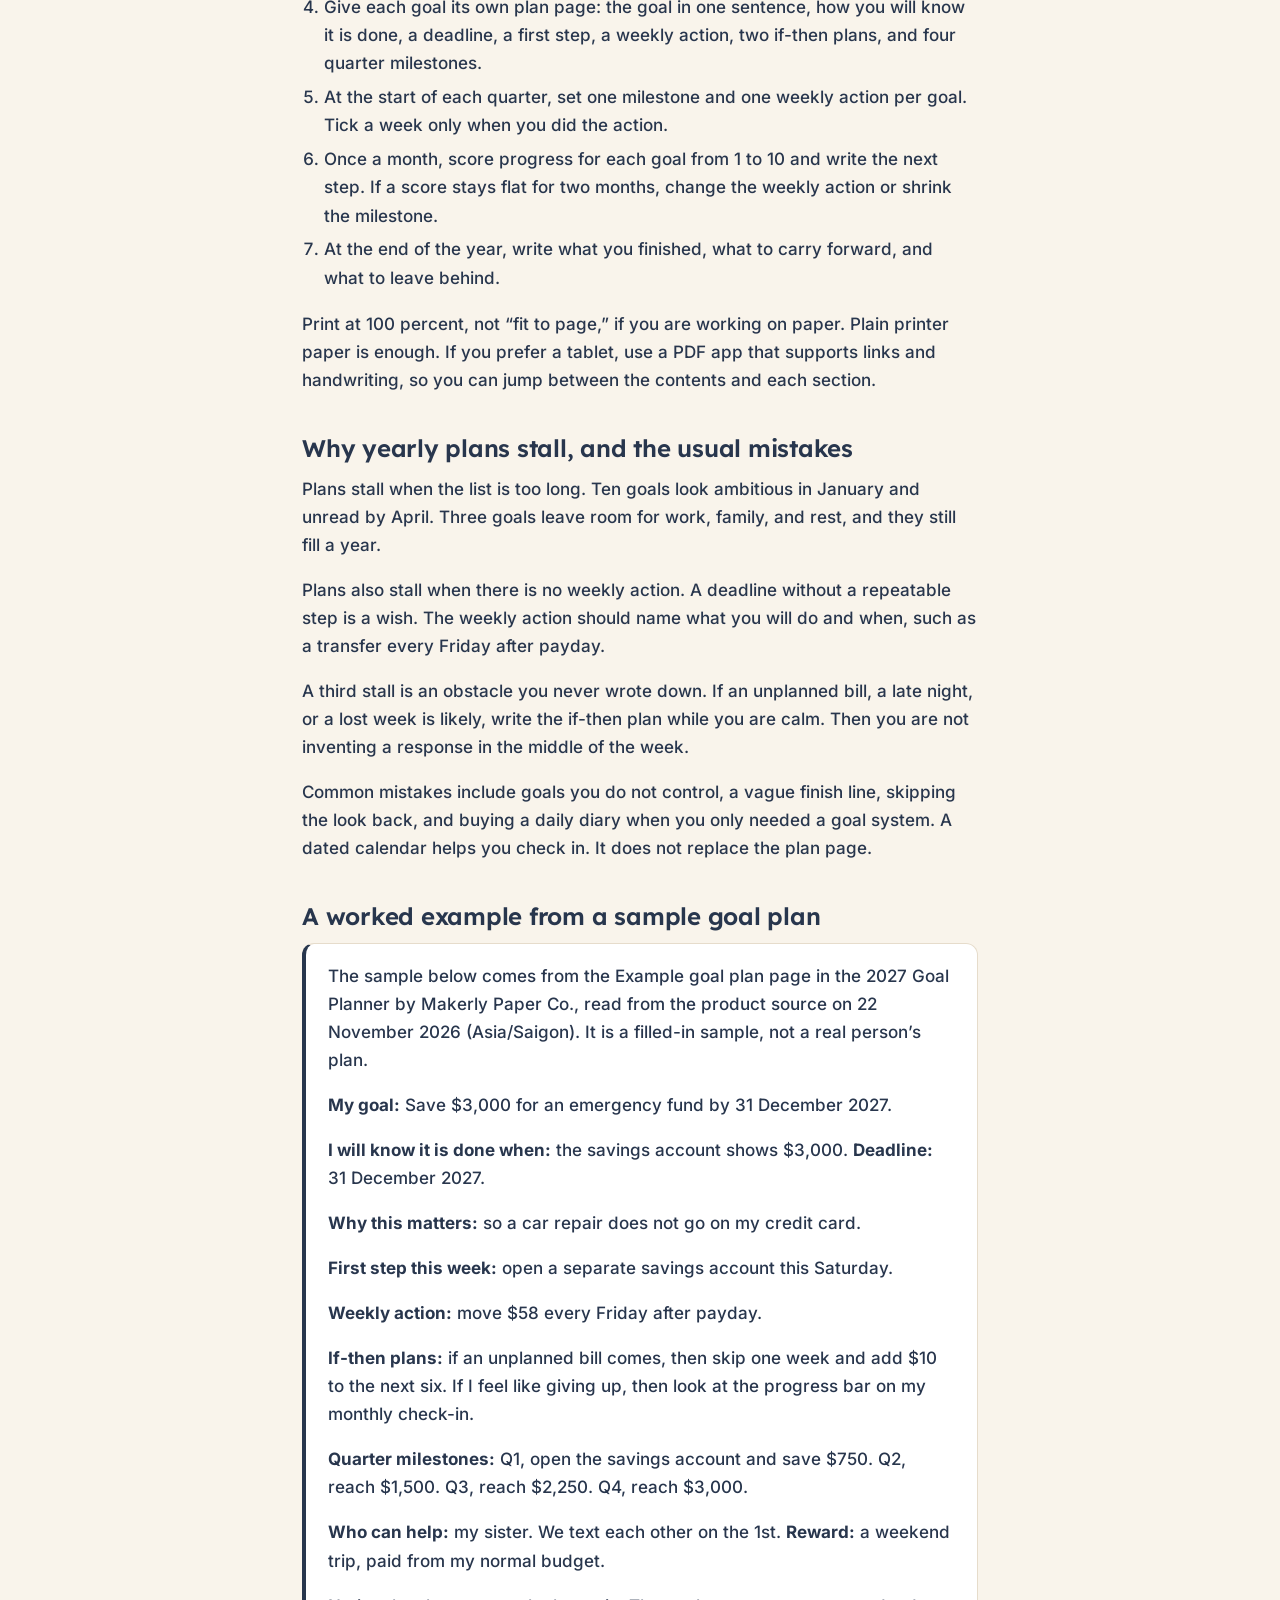
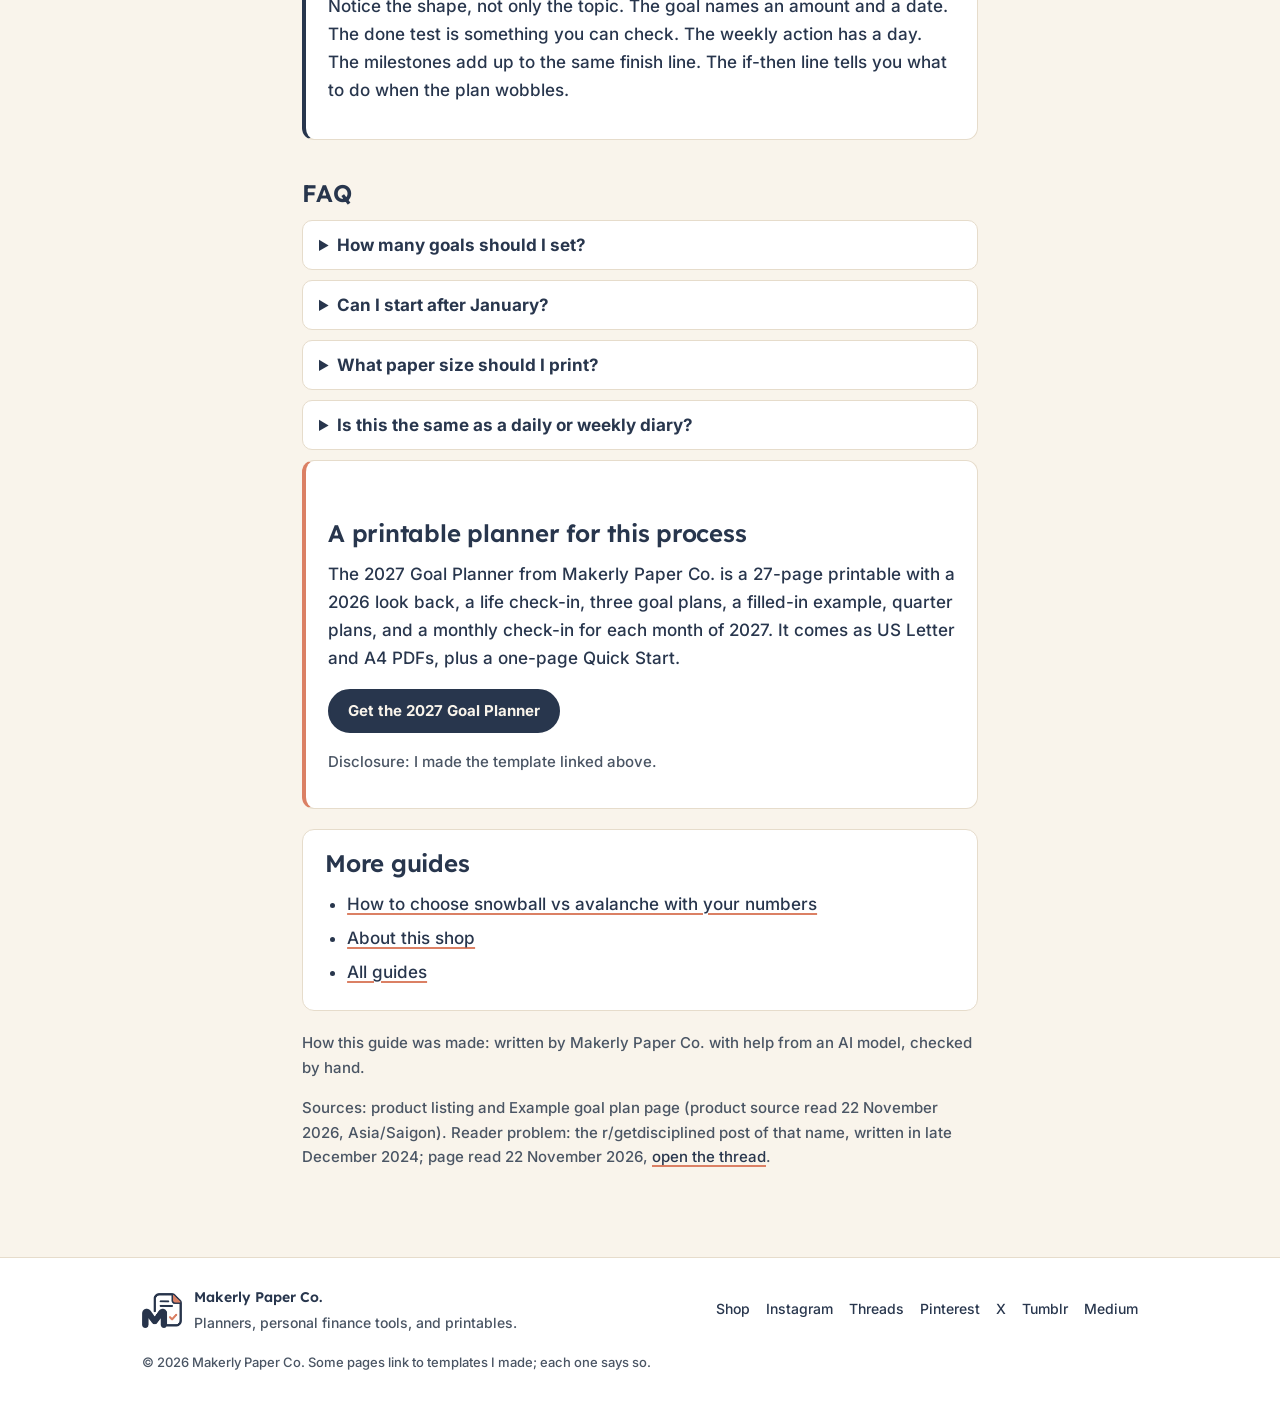
<file: posts/yearly-goal-planner.html>
<!DOCTYPE html>
<html lang="en">
<head>
  <meta charset="utf-8">
  <meta name="viewport" content="width=device-width, initial-scale=1">
  <title>Write a yearly goal planner you can keep in 2027</title>
  <meta name="description" content="Build a yearly goal planner for 2027: look back, pick three goals you control, add a weekly action, and check in each month.">
  <link rel="canonical" href="https://makerlypaperco.github.io/blog-grok/posts/yearly-goal-planner.html">
  <meta name="author" content="Makerly Paper Co.">
  <meta name="theme-color" content="#F9F4EB">
  <meta property="og:type" content="article">
  <meta property="og:site_name" content="Makerly Paper Co.">
  <meta property="og:title" content="Write a yearly goal planner you can keep in 2027">
  <meta property="og:description" content="Build a yearly goal planner for 2027: look back, pick three goals you control, add a weekly action, and check in each month.">
  <meta property="og:url" content="https://makerlypaperco.github.io/blog-grok/posts/yearly-goal-planner.html">
  <meta property="og:image" content="https://makerlypaperco.github.io/blog-grok/assets/img/og-yearly-goal-planner-grok.png">
  <meta property="og:image:width" content="1200">
  <meta property="og:image:height" content="630">
  <meta property="article:published_time" content="2026-11-22">
  <meta property="article:author" content="Makerly Paper Co.">
  <meta name="twitter:card" content="summary_large_image">
  <meta name="twitter:title" content="Write a yearly goal planner you can keep in 2027">
  <meta name="twitter:description" content="Build a yearly goal planner for 2027: look back, pick three goals you control, add a weekly action, and check in each month.">
  <meta name="twitter:image" content="https://makerlypaperco.github.io/blog-grok/assets/img/og-yearly-goal-planner-grok.png">
  <meta property="og:locale" content="en_US">
  <meta property="og:image:alt" content="Write a yearly goal planner you can keep in 2027">
  <meta name="twitter:site" content="@MakerlyPaperCo">
  <meta name="twitter:image:alt" content="Write a yearly goal planner you can keep in 2027">
  <meta name="robots" content="index,follow">
  <meta property="article:section" content="Planners">
  <script type="application/ld+json">
{
  "@context": "https://schema.org",
  "@type": "BlogPosting",
  "headline": "Write a yearly goal planner you can keep in 2027",
  "description": "Build a yearly goal planner for 2027: look back, pick three goals you control, add a weekly action, and check in each month.",
  "datePublished": "2026-11-22",
  "dateModified": "2026-11-22",
  "inLanguage": "en-US",
  "url": "https://makerlypaperco.github.io/blog-grok/posts/yearly-goal-planner.html",
  "mainEntityOfPage": "https://makerlypaperco.github.io/blog-grok/posts/yearly-goal-planner.html",
  "image": "https://makerlypaperco.github.io/blog-grok/assets/img/og-yearly-goal-planner-grok.png",
  "keywords": "yearly goal planner",
  "articleSection": "Planners",
  "author": {
    "@type": "Organization",
    "name": "Makerly Paper Co."
  },
  "publisher": {
    "@type": "Organization",
    "name": "Makerly Paper Co.",
    "logo": {
      "@type": "ImageObject",
      "url": "https://makerlypaperco.github.io/blog-grok/assets/img/logo-mark-grok.png"
    }
  }
}
  </script>
  <link rel="icon" type="image/png" href="../assets/img/favicon-grok.png">
  <link rel="apple-touch-icon" href="../assets/img/apple-touch-icon-grok.png">
  <link rel="stylesheet" href="../assets/css/style-grok.css">
</head>
<body>
  <a class="skip" href="#main">Skip to content</a>
  <header class="site-header">
    <div class="wrap header-row">
      <a class="brand" href="../index.html">
        <img src="../assets/img/logo-header-grok.png" width="83" height="72" alt="">
        <span>Makerly Paper Co.</span>
      </a>
      <nav class="nav" aria-label="Site">
        <a href="../index.html">Guides</a>
        <a href="../about-grok.html">About</a>
        <a class="btn btn-sm" href="https://makerlypaperco.gumroad.com/?utm_source=grokblog&utm_medium=blog&utm_campaign=yearly-goal-planner">Shop</a>
      </nav>
    </div>
  </header>

  <main id="main" class="post">
    <article class="wrap narrow">
      <p class="crumb"><a href="../index.html">Guides</a> &middot; Planners</p>
      <p class="byline">Makerly Paper Co. &middot; 22 November 2026</p>
      <h1>Write a yearly goal planner you can keep in 2027</h1>
      <p class="lede">A yearly goal planner works when it holds a few clear goals, a weekly action for each one, and a date to check progress. Start with a short look back, pick three goals you control, and break each goal into a first step, a weekly action, and four quarter milestones.</p>

      <div class="prose">
        <div class="takeaways">
          <h2>Key takeaways</h2>
          <ul>
            <li>Write a short list of goals, each with a finish line you can see.</li>
            <li>Give every goal a first step this week and a weekly action you can repeat.</li>
            <li>Add an if-then plan for the obstacle you already know is coming.</li>
            <li>Check in every month, not only in December, and set one milestone per quarter.</li>
            <li>Look back at the year you finished before you add new goals.</li>
          </ul>
        </div>

        <h2>What a yearly goal planner should include</h2>
        <p>A useful planner is not a 365-page diary. It is a short system you can reopen in March and still understand. The pages that help most are a look back, a way to choose a few goals, one plan page per goal, a quarter view, and a monthly check-in.</p>
        <p>People often lose steam after the first stretch of the year. A post in r/getdisciplined titled &ldquo;How to set annual goals and actually stick to them&rdquo; (written in late December 2024, as 2025 was about to start; page read 22 November 2026) describes that drop and argues for shorter checkpoints, such as a quarter, instead of one big deadline in December. You do not need that writer&rsquo;s full framework. You do need a review date that comes around often enough to catch a stall.</p>
        <p>Write each goal as something you control. &ldquo;Save $3,000 for an emergency fund by 31 December 2027&rdquo; can be planned. &ldquo;Get a raise&rdquo; depends on other people. &ldquo;Be healthier&rdquo; has no finish line until you say how you will know it is done.</p>

        <h2>How to fill the year, step by step</h2>
        <ol>
          <li>Look back at 2026. Note what worked, what you want to stop, and what you never started.</li>
          <li>Rate the areas of your life that matter to you. The 2027 Goal Planner from Makerly Paper Co. uses eight life areas and a score from 1 to 10. Use those, or write your own list. Circle the areas you want to improve and can affect.</li>
          <li>Choose three goals. For each one, write why it matters in one or two sentences. If you cannot say why, drop it or rewrite it.</li>
          <li>Give each goal its own plan page: the goal in one sentence, how you will know it is done, a deadline, a first step, a weekly action, two if-then plans, and four quarter milestones.</li>
          <li>At the start of each quarter, set one milestone and one weekly action per goal. Tick a week only when you did the action.</li>
          <li>Once a month, score progress for each goal from 1 to 10 and write the next step. If a score stays flat for two months, change the weekly action or shrink the milestone.</li>
          <li>At the end of the year, write what you finished, what to carry forward, and what to leave behind.</li>
        </ol>
        <p>Print at 100 percent, not &ldquo;fit to page,&rdquo; if you are working on paper. Plain printer paper is enough. If you prefer a tablet, use a PDF app that supports links and handwriting, so you can jump between the contents and each section.</p>

        <h2>Why yearly plans stall, and the usual mistakes</h2>
        <p>Plans stall when the list is too long. Ten goals look ambitious in January and unread by April. Three goals leave room for work, family, and rest, and they still fill a year.</p>
        <p>Plans also stall when there is no weekly action. A deadline without a repeatable step is a wish. The weekly action should name what you will do and when, such as a transfer every Friday after payday.</p>
        <p>A third stall is an obstacle you never wrote down. If an unplanned bill, a late night, or a lost week is likely, write the if-then plan while you are calm. Then you are not inventing a response in the middle of the week.</p>
        <p>Common mistakes include goals you do not control, a vague finish line, skipping the look back, and buying a daily diary when you only needed a goal system. A dated calendar helps you check in. It does not replace the plan page.</p>

        <h2>A worked example from a sample goal plan</h2>
        <div class="example">
          <p>The sample below comes from the Example goal plan page in the 2027 Goal Planner by Makerly Paper Co., read from the product source on 22 November 2026 (Asia/Saigon). It is a filled-in sample, not a real person&rsquo;s plan.</p>
          <p><strong>My goal:</strong> Save $3,000 for an emergency fund by 31 December 2027.</p>
          <p><strong>I will know it is done when:</strong> the savings account shows $3,000. <strong>Deadline:</strong> 31 December 2027.</p>
          <p><strong>Why this matters:</strong> so a car repair does not go on my credit card.</p>
          <p><strong>First step this week:</strong> open a separate savings account this Saturday.</p>
          <p><strong>Weekly action:</strong> move $58 every Friday after payday.</p>
          <p><strong>If-then plans:</strong> if an unplanned bill comes, then skip one week and add $10 to the next six. If I feel like giving up, then look at the progress bar on my monthly check-in.</p>
          <p><strong>Quarter milestones:</strong> Q1, open the savings account and save $750. Q2, reach $1,500. Q3, reach $2,250. Q4, reach $3,000.</p>
          <p><strong>Who can help:</strong> my sister. We text each other on the 1st. <strong>Reward:</strong> a weekend trip, paid from my normal budget.</p>
          <p>Notice the shape, not only the topic. The goal names an amount and a date. The done test is something you can check. The weekly action has a day. The milestones add up to the same finish line. The if-then line tells you what to do when the plan wobbles.</p>
        </div>

        <h2>FAQ</h2>
        <div class="faq">
          <details>
            <summary>How many goals should I set?</summary>
            <p>The planner linked below is built for three goals. A short list is easier to review each month. If a fourth idea appears later, write it down and wait until a current goal is done or dropped.</p>
          </details>
          <details>
            <summary>Can I start after January?</summary>
            <p>Yes. In the dated planner linked below, the goal and quarter pages have no dates, so you can start in any month. The monthly pages are dated for 2027, with weeks starting on Sunday.</p>
          </details>
          <details>
            <summary>What paper size should I print?</summary>
            <p>Both US Letter and A4 are included as separate files. Print at actual size (100 percent) on plain paper.</p>
          </details>
          <details>
            <summary>Is this the same as a daily or weekly diary?</summary>
            <p>No. This is a goal system with look-back pages, plan pages, quarter plans, and monthly check-ins. It is not a 365-page daily diary.</p>
          </details>
        </div>

        <div class="template">
          <h2>A printable planner for this process</h2>
          <p>The 2027 Goal Planner from Makerly Paper Co. is a 27-page printable with a 2026 look back, a life check-in, three goal plans, a filled-in example, quarter plans, and a monthly check-in for each month of 2027. It comes as US Letter and A4 PDFs, plus a one-page Quick Start.</p>
          <p><a class="btn" href="https://makerlypaperco.gumroad.com/l/2027-goal-planner?utm_source=grokblog&utm_medium=blog&utm_campaign=yearly-goal-planner">Get the 2027 Goal Planner</a></p>
          <p class="disclosure">Disclosure: I made the template linked above.</p>
        </div>


        <div class="more-guides">
          <h2>More guides</h2>
          <ul>
            <li><a href="snowball-vs-avalanche.html">How to choose snowball vs avalanche with your numbers</a></li>
            <li><a href="../about-grok.html">About this shop</a></li>
            <li><a href="../index.html">All guides</a></li>
          </ul>
        </div>
        <p class="ai-note">How this guide was made: written by Makerly Paper Co. with help from an AI model, checked by hand.</p>
        <p class="sources">Sources: product listing and Example goal plan page (product source read 22 November 2026, Asia/Saigon). Reader problem: the r/getdisciplined post of that name, written in late December 2024; page read 22 November 2026, <a href="https://www.reddit.com/r/getdisciplined/comments/1hosjve/how_to_set_annual_goals_and_actually_stick_to_them/">open the thread</a>.</p>
      </div>
    </article>
  </main>

  <footer class="site-footer">
    <div class="wrap footer-row">
      <div class="footer-brand">
        <img src="../assets/img/logo-icon-grok.png" width="40" height="36" alt="">
        <div>
          <strong>Makerly Paper Co.</strong>
          <p>Planners, personal finance tools, and printables.</p>
        </div>
      </div>
      <nav class="footer-links" aria-label="Shop and profiles">
        <a href="https://makerlypaperco.gumroad.com/?utm_source=grokblog&utm_medium=blog&utm_campaign=yearly-goal-planner">Shop</a>
        <a href="https://www.instagram.com/makerlypaper.co/" rel="me noopener">Instagram</a>
        <a href="https://www.threads.com/@makerlypaper.co" rel="me noopener">Threads</a>
        <a href="https://www.pinterest.com/makerlypaperco/" rel="me noopener">Pinterest</a>
        <a href="https://x.com/MakerlyPaperCo" rel="me noopener">X</a>
        <a href="https://www.tumblr.com/makerlypaperco" rel="me noopener">Tumblr</a>
        <a href="https://medium.com/@MakerlyPaperCompany" rel="me noopener">Medium</a>
      </nav>
    </div>
    <div class="wrap fine">&copy; 2026 Makerly Paper Co. Some pages link to templates I made; each one says so.</div>
  </footer>
</body>
</html>
</file>
<file: assets/css/style-grok.css>
/* Makerly Paper Co. blog-grok. Colors from the brand rulebook.
   Fonts: Lexend 600 (headings) and Inter 500 (body), SIL OFL 1.1. */
@font-face {
  font-family: "Inter";
  src: url("../fonts/Inter-Medium.ttf") format("truetype");
  font-weight: 500;
  font-style: normal;
  font-display: swap;
}
@font-face {
  font-family: "Inter";
  src: url("../fonts/Inter-Bold.ttf") format("truetype");
  font-weight: 700;
  font-style: normal;
  font-display: swap;
}
@font-face {
  font-family: "Lexend";
  src: url("../fonts/Lexend-SemiBold.ttf") format("truetype");
  font-weight: 600;
  font-style: normal;
  font-display: swap;
}

:root {
  --navy: #28364D;
  --coral: #DB8064;
  --cream: #F9F4EB;
  --sage: #9DBBA5;
  --mist: #E3E8F0;
  --sand: #EFE4D6;
  --white: #FFFFFF;
  --text: #28364D;
  --muted: #4A5564; /* darkened vs mid grey so secondary text meets 4.5:1 on cream */
  --line: #E6DCCB;
  --radius: 12px;
  --wrap: 1040px;
  --prose: 720px;
}

* { box-sizing: border-box; }
html { -webkit-text-size-adjust: 100%; }
body {
  margin: 0;
  background: var(--cream);
  color: var(--text);
  font-family: Inter, system-ui, -apple-system, "Segoe UI", sans-serif;
  font-weight: 500;
  font-size: 17px;
  line-height: 1.65;
}
h1, h2, h3 {
  font-family: Lexend, Inter, system-ui, sans-serif;
  font-weight: 600;
  line-height: 1.25;
  color: var(--navy);
  letter-spacing: -0.01em;
}
a {
  color: var(--navy);
  text-decoration-color: var(--coral);
  text-underline-offset: 3px;
  text-decoration-thickness: 2px;
}
a:hover { text-decoration-color: var(--navy); }
a:focus-visible, .btn:focus-visible, summary:focus-visible {
  outline: 3px solid var(--navy);
  outline-offset: 3px;
}
img { max-width: 100%; height: auto; }
.wrap { max-width: var(--wrap); margin: 0 auto; padding: 0 22px; }
.narrow { max-width: var(--prose); margin: 0 auto; }

.skip {
  position: absolute; left: -999px; top: 8px;
}
.skip:focus { left: 12px; background: var(--white); padding: 8px 12px; z-index: 20; }

.site-header {
  background: var(--white);
  border-bottom: 1px solid var(--line);
}
.header-row {
  display: flex;
  align-items: center;
  justify-content: space-between;
  gap: 16px;
  padding: 12px 0;
}
.brand {
  display: flex;
  align-items: center;
  gap: 10px;
  text-decoration: none;
  color: var(--navy);
  font-family: Lexend, Inter, sans-serif;
  font-weight: 600;
  font-size: 18px;
}
.brand img { display: block; width: 44px; height: auto; }
.brand span { line-height: 1.2; }
.nav { display: flex; align-items: center; gap: 20px; }
.nav a:not(.btn) {
  color: var(--navy); text-decoration: none; font-weight: 500;
  min-height: 44px; display: inline-flex; align-items: center;
}
.nav a:not(.btn):hover { text-decoration: underline; text-decoration-color: var(--coral); }

.btn {
  display: inline-flex;
  align-items: center;
  justify-content: center;
  background: var(--navy);
  color: var(--cream);
  text-decoration: none;
  font-family: Inter, sans-serif;
  font-weight: 700;
  font-size: 15px;
  line-height: 1;
  padding: 12px 18px;
  min-height: 44px;
  border-radius: 999px;
  border: 2px solid var(--navy);
}
.btn:hover { background: var(--cream); border-color: var(--navy); color: var(--navy); }
.btn-sm { padding: 8px 16px; font-size: 14px; min-height: 44px; }
.btn-ghost {
  background: transparent;
  color: var(--navy);
  border-color: var(--navy);
}
.btn-ghost:hover { background: var(--navy); color: var(--cream); }

.hero {
  background: var(--white);
  border-bottom: 1px solid var(--line);
  padding: 48px 0 44px;
}
.hero-grid {
  display: grid;
  grid-template-columns: 1fr auto;
  gap: 36px;
  align-items: center;
}
.hero h1 { font-size: clamp(30px, 4.6vw, 46px); margin: 0 0 12px; max-width: 16ch; }
.hero p { margin: 0; color: var(--muted); font-size: 18px; max-width: 48ch; }
.hero-mark { width: 160px; height: auto; }
.chips { list-style: none; display: flex; flex-wrap: wrap; gap: 8px; padding: 0; margin: 22px 0 0; }
.chip {
  font-size: 13px; font-weight: 700; padding: 7px 12px; border-radius: 999px;
}
.chip-navy { background: var(--navy); color: var(--cream); }
.chip-sage { background: var(--sage); color: var(--navy); }
.chip-mist { background: var(--mist); color: var(--navy); }

.section { padding: 44px 0 64px; }
.section h2 { font-size: 26px; margin: 0 0 20px; }
.post-list { display: grid; gap: 20px; }
.post-card {
  display: grid;
  grid-template-columns: 1fr;
  background: var(--white);
  border: 1px solid var(--line);
  border-radius: var(--radius);
  padding: 22px 24px 24px;
  text-decoration: none;
  color: var(--text);
  box-shadow: 0 0 0 rgba(40,54,77,0);
}
.post-card:hover { box-shadow: 0 10px 24px rgba(40, 54, 77, 0.1); color: var(--text); }
.post-card .meta { font-size: 13px; color: var(--muted); margin: 0 0 6px; }
.post-card h3 { margin: 0 0 8px; font-size: 22px; }
.post-card p { margin: 0; color: var(--muted); font-size: 16px; }
.kicker { color: var(--navy); font-weight: 700; font-size: 13px; text-transform: uppercase; letter-spacing: 0.04em; }

.page, .post { padding: 40px 0 72px; }
.page h1, .post h1 { font-size: clamp(28px, 4vw, 40px); margin: 0 0 12px; }
.lede { font-size: 19px; color: var(--muted); margin: 0 0 24px; }
.byline { font-size: 14px; color: var(--muted); margin: 0 0 8px; }
.prose p { margin: 0 0 1em; }
.prose h2 { font-size: 24px; margin: 1.6em 0 0.5em; }
.prose h3 { font-size: 18px; margin: 1.3em 0 0.4em; }
.prose ul, .prose ol { padding-left: 1.3em; margin: 0 0 1.1em; }
.prose li { margin: 0.35em 0; }
.prose li > ul, .prose li > ol { margin-bottom: 0; }
.takeaways, .example, .template {
  background: var(--white);
  border: 1px solid var(--line);
  border-radius: var(--radius);
  padding: 18px 22px;
  margin: 0 0 1.2em;
}
.takeaways { border-left: 4px solid var(--sage); }
.example { border-left: 4px solid var(--navy); }
.template { border-left: 4px solid var(--coral); }
.example table, .prose table {
  width: 100%;
  border-collapse: collapse;
  font-size: 15px;
  margin: 0.6em 0 0.2em;
}
.example th, .example td, .prose th, .prose td {
  text-align: left;
  padding: 8px 10px;
  border-bottom: 1px solid var(--line);
  vertical-align: top;
}
.example th, .prose th { font-weight: 700; }
.note, .sources, .ai-note, .disclosure {
  font-size: 15px;
  color: var(--muted);
}
.faq details {
  background: var(--white);
  border: 1px solid var(--line);
  border-radius: 10px;
  padding: 10px 16px;
  margin: 0 0 10px;
}
.faq summary { cursor: pointer; font-weight: 700; color: var(--navy); }
.faq p { margin: 8px 0 4px; }

.site-footer {
  background: var(--white);
  border-top: 1px solid var(--line);
  padding: 28px 0 36px;
  font-size: 14px;
}
.footer-row {
  display: flex;
  justify-content: space-between;
  gap: 24px;
  flex-wrap: wrap;
  align-items: flex-start;
}
.footer-brand { display: flex; gap: 12px; align-items: center; }
.footer-brand img { width: 40px; height: auto; }
.footer-brand strong { display: block; font-family: Lexend, Inter, sans-serif; }
.footer-brand p { margin: 2px 0 0; color: var(--muted); }
.footer-links { display: flex; flex-wrap: wrap; gap: 8px 16px; }
.footer-links a { color: var(--navy); text-decoration: none; min-height: 44px; display: inline-flex; align-items: center; }
.footer-links a:hover { text-decoration: underline; text-decoration-color: var(--coral); }
.fine { margin-top: 18px; color: var(--muted); font-size: 13px; }

/* Internal related-guides block */
.more-guides {
  background: var(--white);
  border: 1px solid var(--line);
  border-radius: var(--radius);
  padding: 18px 22px;
  margin: 0 0 1.2em;
}
.more-guides h2 { margin-top: 0; }
.more-guides ul { margin-bottom: 0; }
.crumb { font-size: 14px; color: var(--muted); margin: 0 0 10px; }
.crumb a { color: var(--navy); }
.example, .prose { overflow-x: auto; }
.example table { min-width: 28em; }

@media (max-width: 720px) {
  .wrap { padding: 0 16px; }
  .header-row { flex-wrap: wrap; gap: 8px 12px; }
  .hero-grid { grid-template-columns: 1fr; }
  .hero { padding: 32px 0 28px; }
  .hero h1 { max-width: none; }
  .hero-mark { width: 112px; }
  .brand span { font-size: 16px; }
  .nav { gap: 8px 16px; flex-wrap: wrap; }
  .page, .post { padding: 28px 0 56px; }
  .example table, .prose table { font-size: 14px; }
}
</file>
